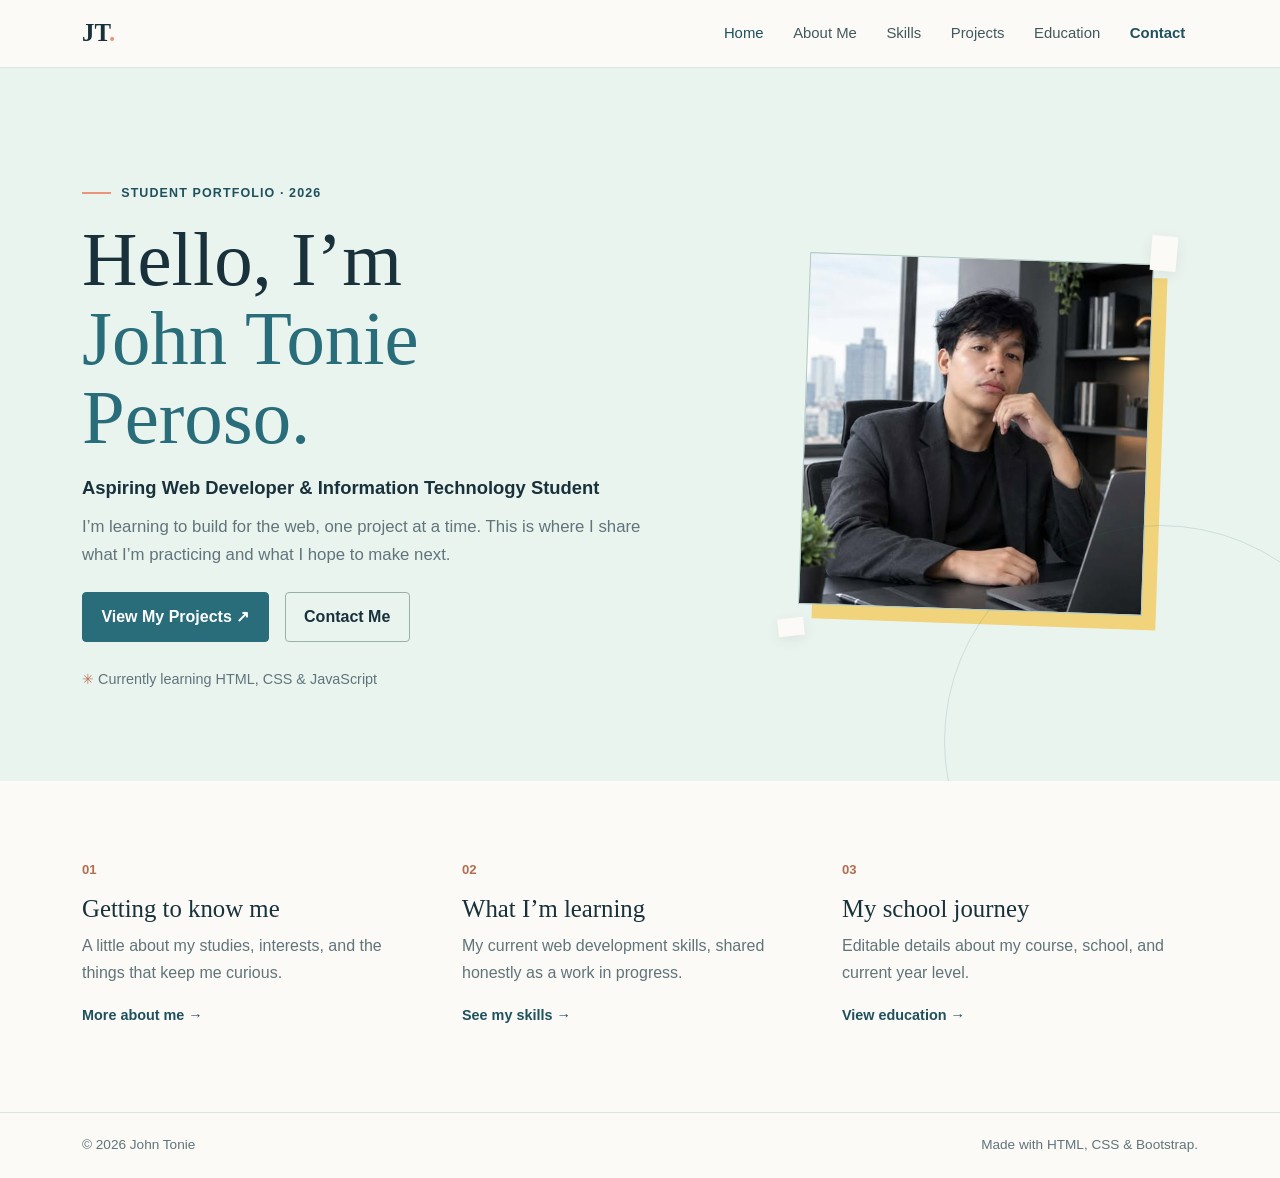
<file: index.html>
<!doctype html>
<html lang="en">
<head>
	<meta charset="utf-8">
	<meta name="viewport" content="width=device-width, initial-scale=1">
	<meta name="description" content="John Tonie's student portfolio: learning, skills, projects, and contact details.">
	<title>John Tonie | Student Portfolio</title>
	<link href="https://cdn.jsdelivr.net/npm/bootstrap@5.3.3/dist/css/bootstrap.min.css" rel="stylesheet">
	<link rel="stylesheet" href="assets/styles/style.css">
	<link rel="stylesheet" href="assets/styles/home.css">
</head>
<body>
	<nav class="navbar navbar-expand-lg site-nav sticky-top" aria-label="Main navigation">
		<div class="container">
			<a class="navbar-brand" href="index.html">JT<span class="brand-dot">.</span></a>
			<button class="navbar-toggler" type="button" data-bs-toggle="collapse" data-bs-target="#mainNav" aria-controls="mainNav" aria-expanded="false" aria-label="Toggle navigation">
				<span class="navbar-toggler-icon"></span>
			</button>
			<div class="collapse navbar-collapse" id="mainNav">
				<ul class="navbar-nav ms-auto align-items-lg-center gap-lg-1">
					<li class="nav-item"><a class="nav-link active" aria-current="page" href="index.html">Home</a></li>
					<li class="nav-item"><a class="nav-link" href="pages/about.html">About Me</a></li>
					<li class="nav-item"><a class="nav-link" href="pages/skills.html">Skills</a></li>
					<li class="nav-item"><a class="nav-link" href="pages/projects.html">Projects</a></li>
					<li class="nav-item"><a class="nav-link" href="pages/education.html">Education</a></li>
					<li class="nav-item"><a class="nav-link nav-contact" href="pages/contact.html">Contact</a></li>
				</ul>
			</div>
		</div>
	</nav>

	<main>
		<section class="home-hero" aria-labelledby="home-title">
			<div class="container">
				<div class="row align-items-center g-5">
					<div class="col-lg-7 order-2 order-lg-1">
						<p class="eyebrow"><span class="eyebrow-mark"></span> Student portfolio · 2026</p>
						<h1 id="home-title">Hello, I’m <span>John Tonie Peroso.</span></h1>
						<p class="hero-role">Aspiring Web Developer &amp; Information Technology Student</p>
						<p class="hero-copy">I’m learning to build for the web, one project at a time. This is where I share what I’m practicing and what I hope to make next.</p>
						<div class="d-flex flex-wrap gap-3 mt-4">
							<a class="btn btn-primary-custom" href="pages/projects.html">View My Projects <span aria-hidden="true">↗</span></a>
							<a class="btn btn-outline-custom" href="pages/contact.html">Contact Me</a>
						</div>
						<p class="hero-note"><span aria-hidden="true">✳</span> Currently learning HTML, CSS &amp; JavaScript</p>
					</div>
					<div class="col-lg-5 order-1 order-lg-2">
						<div class="profile-art">
							<div class="profile-frame">
								<img class="profile-photo" src="assets/images/johntonie.jpg" alt="John Tonie Peroso">
							</div>
							<span class="art-sticker sticker-top"><br></span>
							<span class="art-sticker sticker-bottom"></span>
							<span class="art-scribble" aria-hidden="true"></span>
						</div>
					</div>
				</div>
			</div>
		</section>

		<section class="home-details section-space" aria-label="Portfolio overview">
			<div class="container">
				<div class="row g-4">
					<div class="col-md-4">
						<a class="overview-link" href="pages/about.html">
							<span class="overview-number">01</span><h2>Getting to know me</h2>
							<p>A little about my studies, interests, and the things that keep me curious.</p>
							<span class="text-link">More about me <span aria-hidden="true">→</span></span>
						</a>
					</div>
					<div class="col-md-4">
						<a class="overview-link" href="pages/skills.html">
							<span class="overview-number">02</span><h2>What I’m learning</h2>
							<p>My current web development skills, shared honestly as a work in progress.</p>
							<span class="text-link">See my skills <span aria-hidden="true">→</span></span>
						</a>
					</div>
					<div class="col-md-4">
						<a class="overview-link" href="pages/education.html">
							<span class="overview-number">03</span><h2>My school journey</h2>
							<p>Editable details about my course, school, and current year level.</p>
							<span class="text-link">View education <span aria-hidden="true">→</span></span>
						</a>
					</div>
				</div>
			</div>
		</section>
	</main>

	<footer class="site-footer">
		<div class="container d-flex flex-column flex-sm-row justify-content-between gap-2">
			<span>© 2026 John Tonie</span><span>Made with HTML, CSS &amp; Bootstrap.</span>
		</div>
	</footer>
	<script src="https://cdn.jsdelivr.net/npm/bootstrap@5.3.3/dist/js/bootstrap.bundle.min.js"></script>
</body>
</html>
</file>
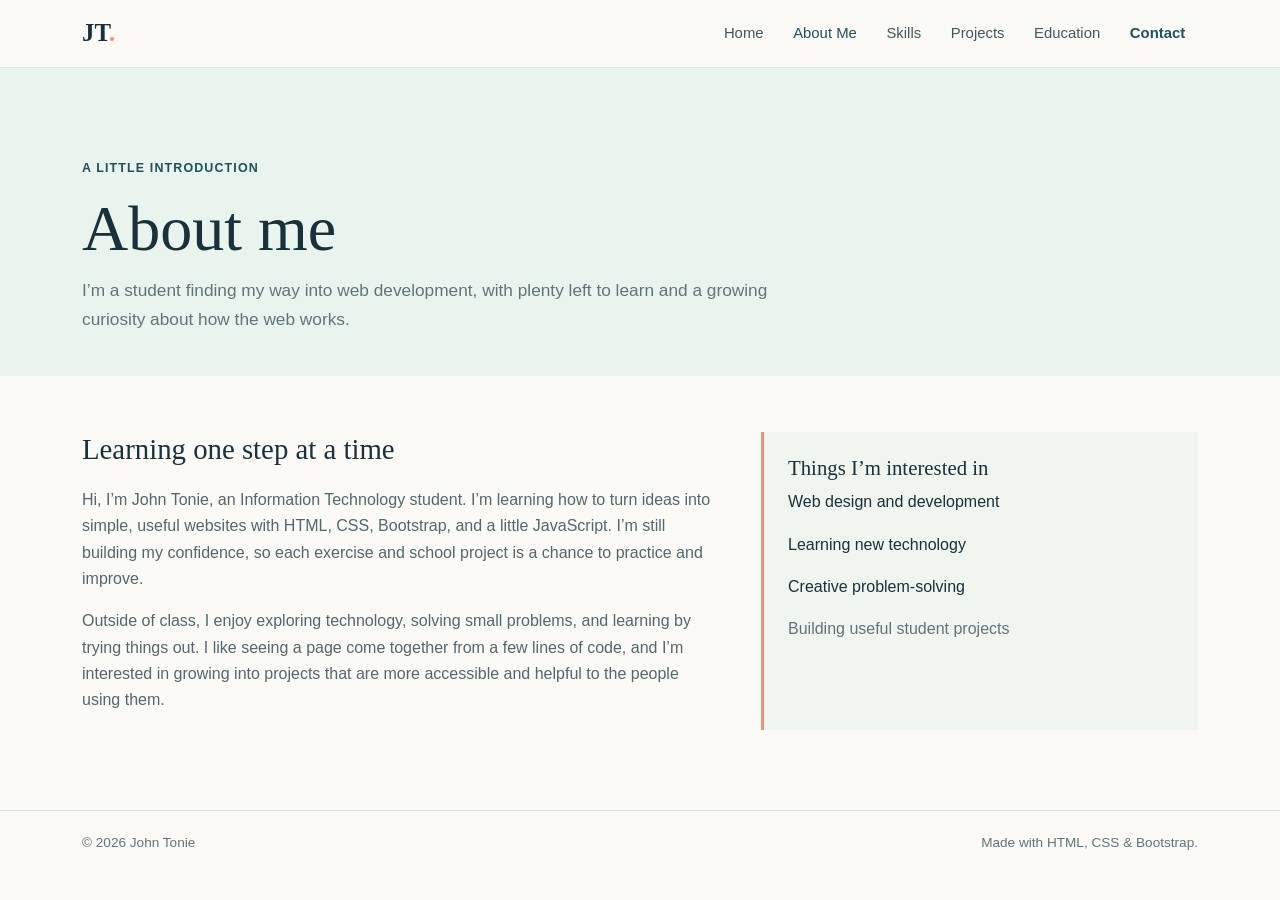
<file: pages/about.html>
<!doctype html>
<html lang="en">
<head>
  <meta charset="utf-8">
  <meta name="viewport" content="width=device-width, initial-scale=1">
  <meta name="description" content="Learn more about John Tonie, an Information Technology student learning web development.">
  <title>About Me | John Tonie</title>
  <link href="https://cdn.jsdelivr.net/npm/bootstrap@5.3.3/dist/css/bootstrap.min.css" rel="stylesheet">
  <link rel="stylesheet" href="../assets/styles/style.css">
  <link rel="stylesheet" href="../assets/styles/about.css">
</head>
<body>
  <nav class="navbar navbar-expand-lg site-nav sticky-top" aria-label="Main navigation">
    <div class="container">
      <a class="navbar-brand" href="../index.html">JT<span class="brand-dot">.</span></a>
      <button class="navbar-toggler" type="button" data-bs-toggle="collapse" data-bs-target="#mainNav" aria-controls="mainNav" aria-expanded="false" aria-label="Toggle navigation"><span class="navbar-toggler-icon"></span></button>
      <div class="collapse navbar-collapse" id="mainNav"><ul class="navbar-nav ms-auto align-items-lg-center gap-lg-1">
        <li class="nav-item"><a class="nav-link" href="../index.html">Home</a></li><li class="nav-item"><a class="nav-link active" aria-current="page" href="about.html">About Me</a></li><li class="nav-item"><a class="nav-link" href="skills.html">Skills</a></li><li class="nav-item"><a class="nav-link" href="projects.html">Projects</a></li><li class="nav-item"><a class="nav-link" href="education.html">Education</a></li><li class="nav-item"><a class="nav-link nav-contact" href="contact.html">Contact</a></li>
      </ul></div>
    </div>
  </nav>
  <main>
    <header class="page-hero"><div class="container"><p class="page-kicker">A little introduction</p><h1 class="page-title">About me</h1><p class="page-intro">I’m a student finding my way into web development, with plenty left to learn and a growing curiosity about how the web works.</p></div></header>
    <section class="content-section"><div class="container"><div class="row g-5">
      <div class="col-lg-7"><h2 class="section-heading">Learning one step at a time</h2><p class="body-copy">Hi, I’m John Tonie, an Information Technology student. I’m learning how to turn ideas into simple, useful websites with HTML, CSS, Bootstrap, and a little JavaScript. I’m still building my confidence, so each exercise and school project is a chance to practice and improve.</p><p class="body-copy">Outside of class, I enjoy exploring technology, solving small problems, and learning by trying things out. I like seeing a page come together from a few lines of code, and I’m interested in growing into projects that are more accessible and helpful to the people using them.</p></div>
      <aside class="col-lg-5"><div class="soft-panel"><h2>Things I’m interested in</h2><p>Web design and development</p><p>Learning new technology</p><p>Creative problem-solving</p><p>Building useful student projects</p></div></aside>
    </div></div></section>
  </main>
  <footer class="site-footer"><div class="container d-flex flex-column flex-sm-row justify-content-between gap-2"><span>© 2026 John Tonie</span><span>Made with HTML, CSS &amp; Bootstrap.</span></div></footer>
  <script src="https://cdn.jsdelivr.net/npm/bootstrap@5.3.3/dist/js/bootstrap.bundle.min.js"></script>
</body>
</html>
</file>
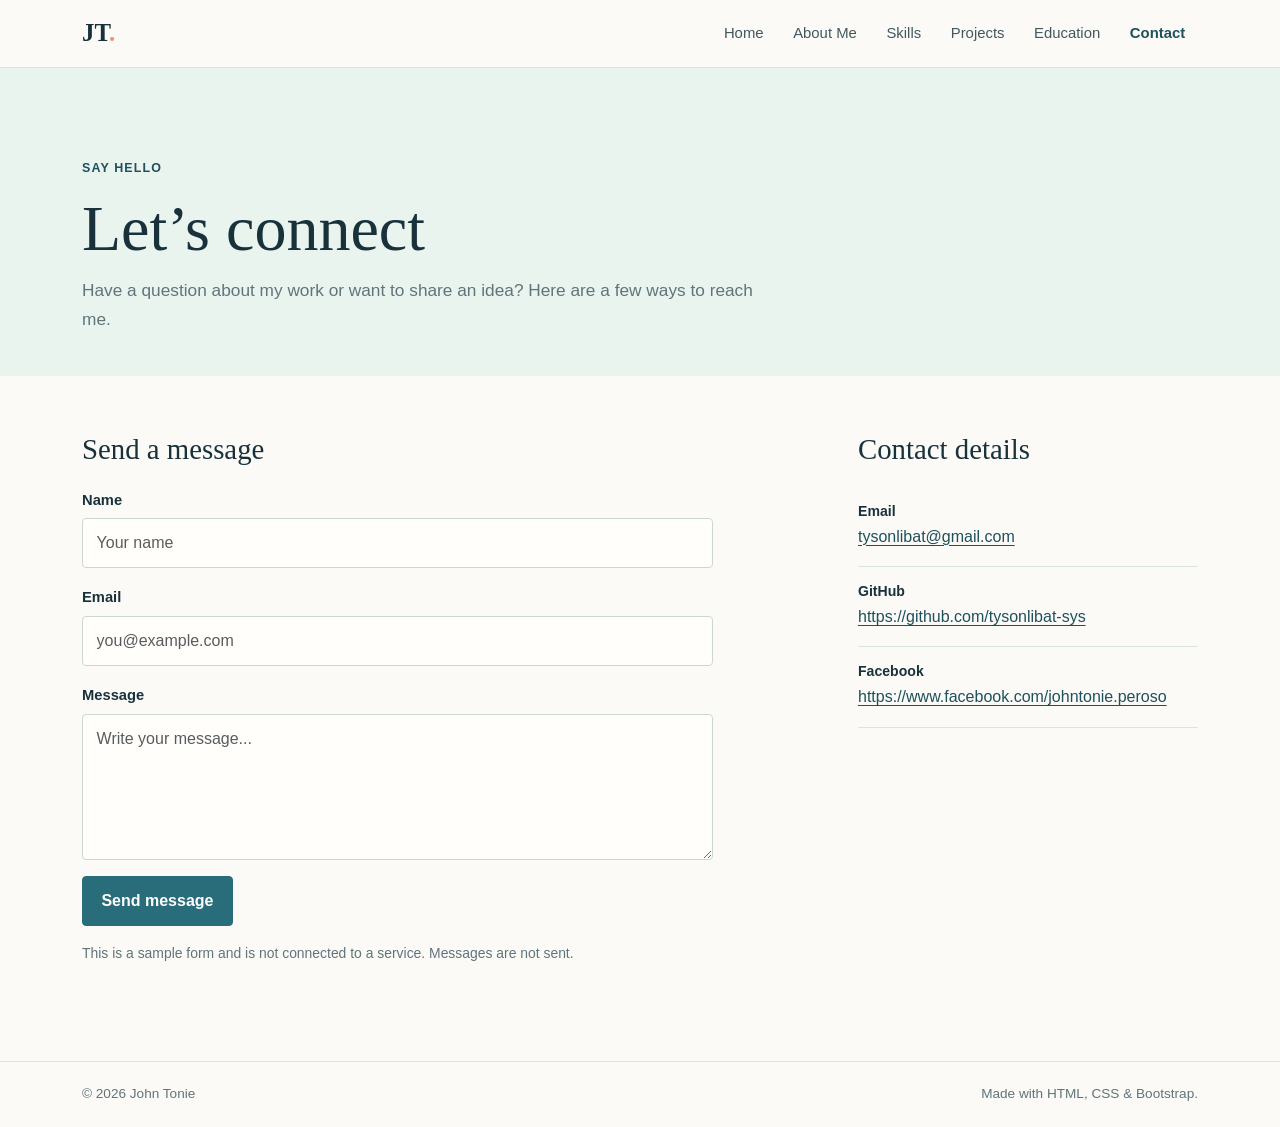
<file: pages/contact.html>
<!doctype html>
<html lang="en">
<head>
  <meta charset="utf-8">
  <meta name="viewport" content="width=device-width, initial-scale=1">
  <meta name="description" content="Contact details for John Tonie, Information Technology student.">
  <title>Contact | John Tonie</title>
  <link href="https://cdn.jsdelivr.net/npm/bootstrap@5.3.3/dist/css/bootstrap.min.css" rel="stylesheet">
  <link rel="stylesheet" href="../assets/styles/style.css">
  <link rel="stylesheet" href="../assets/styles/contact.css">
</head>
<body>
  <nav class="navbar navbar-expand-lg site-nav sticky-top" aria-label="Main navigation"><div class="container">
    <a class="navbar-brand" href="../index.html">JT<span class="brand-dot">.</span></a><button class="navbar-toggler" type="button" data-bs-toggle="collapse" data-bs-target="#mainNav" aria-controls="mainNav" aria-expanded="false" aria-label="Toggle navigation"><span class="navbar-toggler-icon"></span></button>
    <div class="collapse navbar-collapse" id="mainNav"><ul class="navbar-nav ms-auto align-items-lg-center gap-lg-1"><li class="nav-item"><a class="nav-link" href="../index.html">Home</a></li><li class="nav-item"><a class="nav-link" href="about.html">About Me</a></li><li class="nav-item"><a class="nav-link" href="skills.html">Skills</a></li><li class="nav-item"><a class="nav-link" href="projects.html">Projects</a></li><li class="nav-item"><a class="nav-link" href="education.html">Education</a></li><li class="nav-item"><a class="nav-link nav-contact active" aria-current="page" href="contact.html">Contact</a></li></ul></div>
  </div></nav>
  <main>
    <header class="page-hero"><div class="container"><p class="page-kicker">Say hello</p><h1 class="page-title">Let’s connect</h1><p class="page-intro">Have a question about my work or want to share an idea? Here are a few ways to reach me.</p></div></header>
    <section class="content-section"><div class="container"><div class="row g-5">
      <div class="col-lg-7"><h2 class="section-heading">Send a message</h2><form class="contact-form" aria-describedby="form-note">
        <div class="mb-3"><label for="contact-name" class="form-label">Name</label><input class="form-control" id="contact-name" name="name" type="text" placeholder="Your name" autocomplete="name"></div>
        <div class="mb-3"><label for="contact-email" class="form-label">Email</label><input class="form-control" id="contact-email" name="email" type="email" placeholder="you@example.com" autocomplete="email"></div>
        <div class="mb-3"><label for="contact-message" class="form-label">Message</label><textarea class="form-control" id="contact-message" name="message" rows="5" placeholder="Write your message..."></textarea></div>
        <button class="btn btn-primary-custom" type="button">Send message</button>
        <p class="form-note mt-3" id="form-note">This is a sample form and is not connected to a service. Messages are not sent.</p>
      </form></div>
      <aside class="col-lg-4 offset-lg-1"><h2 class="section-heading">Contact details</h2>
        <div class="contact-detail"><h2>Email</h2><a href="mailto:john.tonie@example.com">tysonlibat@gmail.com</a></div>
        <div class="contact-detail"><h2>GitHub</h2><a href="https://github.com/your-username">https://github.com/tysonlibat-sys</a></div>
        <div class="contact-detail"><h2>Facebook</h2><a href="https://www.facebook.com/your-profile">https://www.facebook.com/johntonie.peroso</a></div>
      </aside>
    </div></div></section>
  </main>
  <footer class="site-footer"><div class="container d-flex flex-column flex-sm-row justify-content-between gap-2"><span>© 2026 John Tonie</span><span>Made with HTML, CSS &amp; Bootstrap.</span></div></footer>
  <script src="https://cdn.jsdelivr.net/npm/bootstrap@5.3.3/dist/js/bootstrap.bundle.min.js"></script>
</body>
</html>
</file>
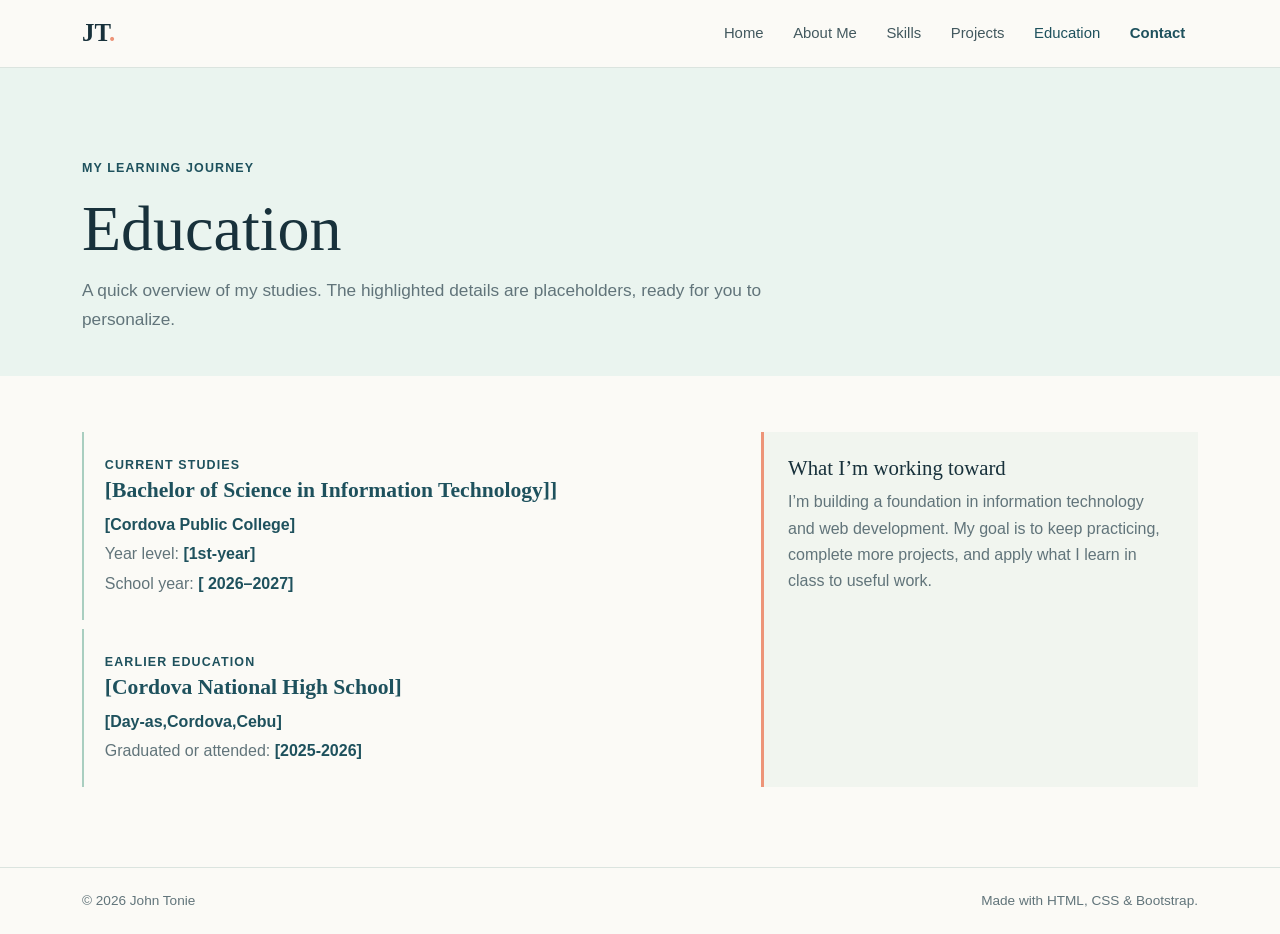
<file: pages/education.html>
<!doctype html>
<html lang="en">
<head>
  <meta charset="utf-8">
  <meta name="viewport" content="width=device-width, initial-scale=1">
  <meta name="description" content="Editable education details for John Tonie's student portfolio.">
  <title>Education | John Tonie</title>
  <link href="https://cdn.jsdelivr.net/npm/bootstrap@5.3.3/dist/css/bootstrap.min.css" rel="stylesheet">
  <link rel="stylesheet" href="../assets/styles/style.css">
  <link rel="stylesheet" href="../assets/styles/education.css">
</head>
<body>
  <nav class="navbar navbar-expand-lg site-nav sticky-top" aria-label="Main navigation"><div class="container">
    <a class="navbar-brand" href="../index.html">JT<span class="brand-dot">.</span></a><button class="navbar-toggler" type="button" data-bs-toggle="collapse" data-bs-target="#mainNav" aria-controls="mainNav" aria-expanded="false" aria-label="Toggle navigation"><span class="navbar-toggler-icon"></span></button>
    <div class="collapse navbar-collapse" id="mainNav"><ul class="navbar-nav ms-auto align-items-lg-center gap-lg-1"><li class="nav-item"><a class="nav-link" href="../index.html">Home</a></li><li class="nav-item"><a class="nav-link" href="about.html">About Me</a></li><li class="nav-item"><a class="nav-link" href="skills.html">Skills</a></li><li class="nav-item"><a class="nav-link" href="projects.html">Projects</a></li><li class="nav-item"><a class="nav-link active" aria-current="page" href="education.html">Education</a></li><li class="nav-item"><a class="nav-link nav-contact" href="contact.html">Contact</a></li></ul></div>
  </div></nav>
  <main>
    <header class="page-hero"><div class="container"><p class="page-kicker">My learning journey</p><h1 class="page-title">Education</h1><p class="page-intro">A quick overview of my studies. The highlighted details are placeholders, ready for you to personalize.</p></div></header>
    <section class="content-section"><div class="container"><div class="row g-5">
      <div class="col-lg-7">
        <article class="education-item"><span class="page-kicker">Current studies</span><h2><span class="placeholder-value">[Bachelor of Science in Information Technology]]</span></h2><p><span class="placeholder-value">[Cordova Public College]</span></p><p>Year level: <span class="placeholder-value">[1st-year]</span></p><p>School year: <span class="placeholder-value">[ 2026–2027]</span></p></article>
        <article class="education-item"><span class="page-kicker">Earlier education</span><h2><span class="placeholder-value">[Cordova National High School]</span></h2><p><span class="placeholder-value">[Day-as,Cordova,Cebu]</span></p><p>Graduated or attended: <span class="placeholder-value">[2025-2026]</span></p></article>
      </div>
      <aside class="col-lg-5"><div class="soft-panel"><h2>What I’m working toward</h2><p>I’m building a foundation in information technology and web development. My goal is to keep practicing, complete more projects, and apply what I learn in class to useful work.</p></div></aside>
    </div></div></section>
  </main>
  <footer class="site-footer"><div class="container d-flex flex-column flex-sm-row justify-content-between gap-2"><span>© 2026 John Tonie</span><span>Made with HTML, CSS &amp; Bootstrap.</span></div></footer>
  <script src="https://cdn.jsdelivr.net/npm/bootstrap@5.3.3/dist/js/bootstrap.bundle.min.js"></script>
</body>
</html>
</file>
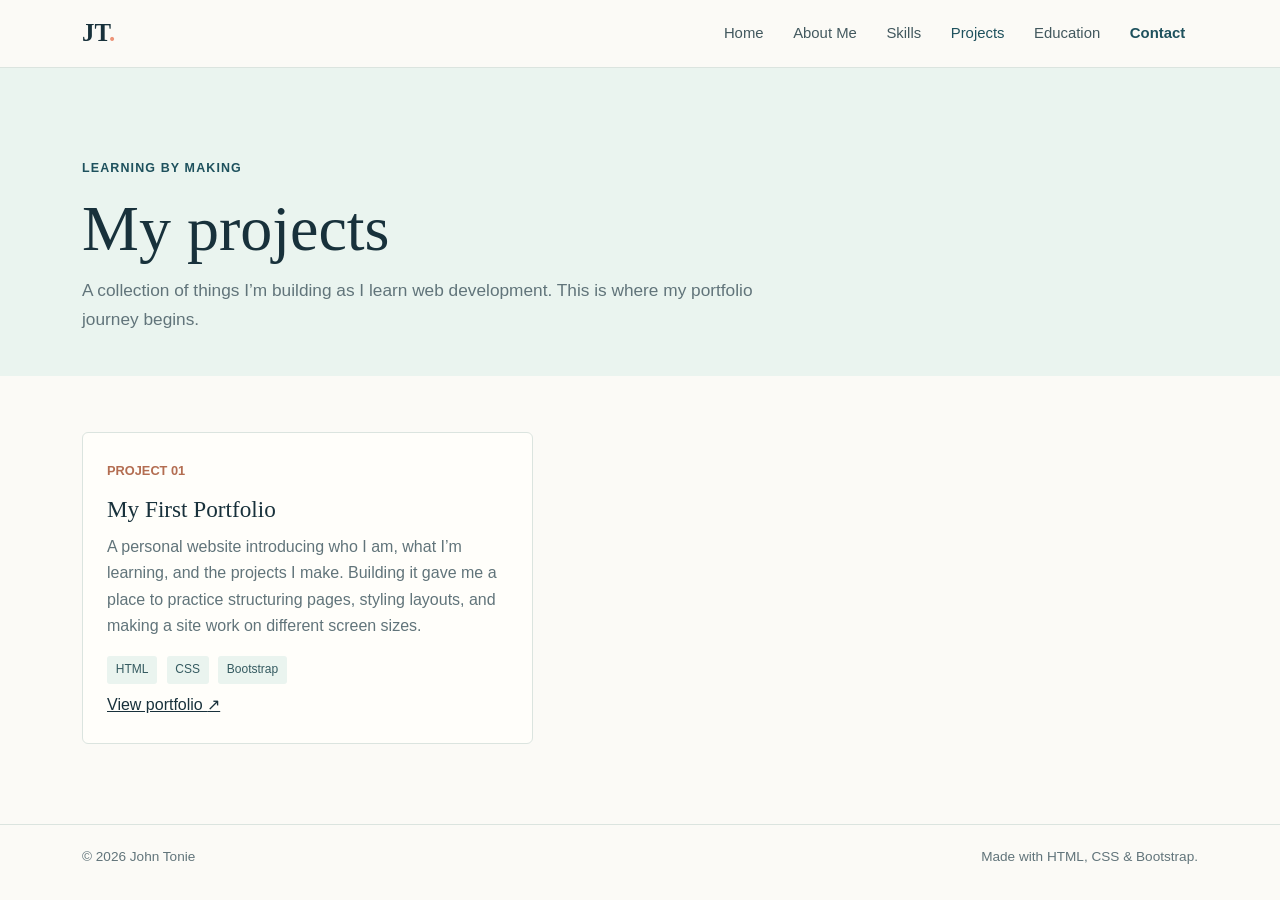
<file: pages/projects.html>
<!doctype html>
<html lang="en">
<head>
	<meta charset="utf-8">
	<meta name="viewport" content="width=device-width, initial-scale=1">
	<meta name="description" content="Projects by John Tonie, including his first personal portfolio website.">
	<title>Projects | John Tonie</title>
	<link href="https://cdn.jsdelivr.net/npm/bootstrap@5.3.3/dist/css/bootstrap.min.css" rel="stylesheet">
	<link rel="stylesheet" href="../assets/styles/style.css">
	<link rel="stylesheet" href="../assets/styles/projects.css">
</head>
<body>
	<nav class="navbar navbar-expand-lg site-nav sticky-top" aria-label="Main navigation">
		<div class="container">
			<a class="navbar-brand" href="../index.html">JT<span class="brand-dot">.</span></a>
			<button class="navbar-toggler" type="button" data-bs-toggle="collapse" data-bs-target="#mainNav" aria-controls="mainNav" aria-expanded="false" aria-label="Toggle navigation">
				<span class="navbar-toggler-icon"></span>
			</button>
			<div class="collapse navbar-collapse" id="mainNav">
				<ul class="navbar-nav ms-auto align-items-lg-center gap-lg-1">
					<li class="nav-item"><a class="nav-link" href="../index.html">Home</a></li>
					<li class="nav-item"><a class="nav-link" href="about.html">About Me</a></li>
					<li class="nav-item"><a class="nav-link" href="skills.html">Skills</a></li>
					<li class="nav-item"><a class="nav-link active" aria-current="page" href="projects.html">Projects</a></li>
					<li class="nav-item"><a class="nav-link" href="education.html">Education</a></li>
					<li class="nav-item"><a class="nav-link nav-contact" href="contact.html">Contact</a></li>
				</ul>
			</div>
		</div>
	</nav>

	<main>
		<header class="page-hero">
			<div class="container">
				<p class="page-kicker">Learning by making</p>
				<h1 class="page-title">My projects</h1>
				<p class="page-intro">A collection of things I’m building as I learn web development. This is where my portfolio journey begins.</p>
			</div>
		</header>
		<section class="content-section" aria-label="Project list">
			<div class="container">
				<div class="row g-4">
					<div class="col-md-6 col-lg-5">
						<article class="project-card">
							<span class="project-number">PROJECT 01</span>
							<h2>My First Portfolio</h2>
							<p>A personal website introducing who I am, what I’m learning, and the projects I make. Building it gave me a place to practice structuring pages, styling layouts, and making a site work on different screen sizes.</p>
							<div aria-label="Technologies used">
								<span class="project-tag">HTML</span>
								<span class="project-tag">CSS</span>
								<span class="project-tag">Bootstrap</span>
							</div>
							<a class="text-link" href="https://johntonie-portfolio.vercel.app/">View portfolio <span aria-hidden="true">↗</span></a>
						</article>
					</div>
				</div>
			</div>
		</section>
	</main>

	<footer class="site-footer">
		<div class="container d-flex flex-column flex-sm-row justify-content-between gap-2">
			<span>© 2026 John Tonie</span><span>Made with HTML, CSS &amp; Bootstrap.</span>
		</div>
	</footer>
	<script src="https://cdn.jsdelivr.net/npm/bootstrap@5.3.3/dist/js/bootstrap.bundle.min.js"></script>
</body>
</html>
</file>
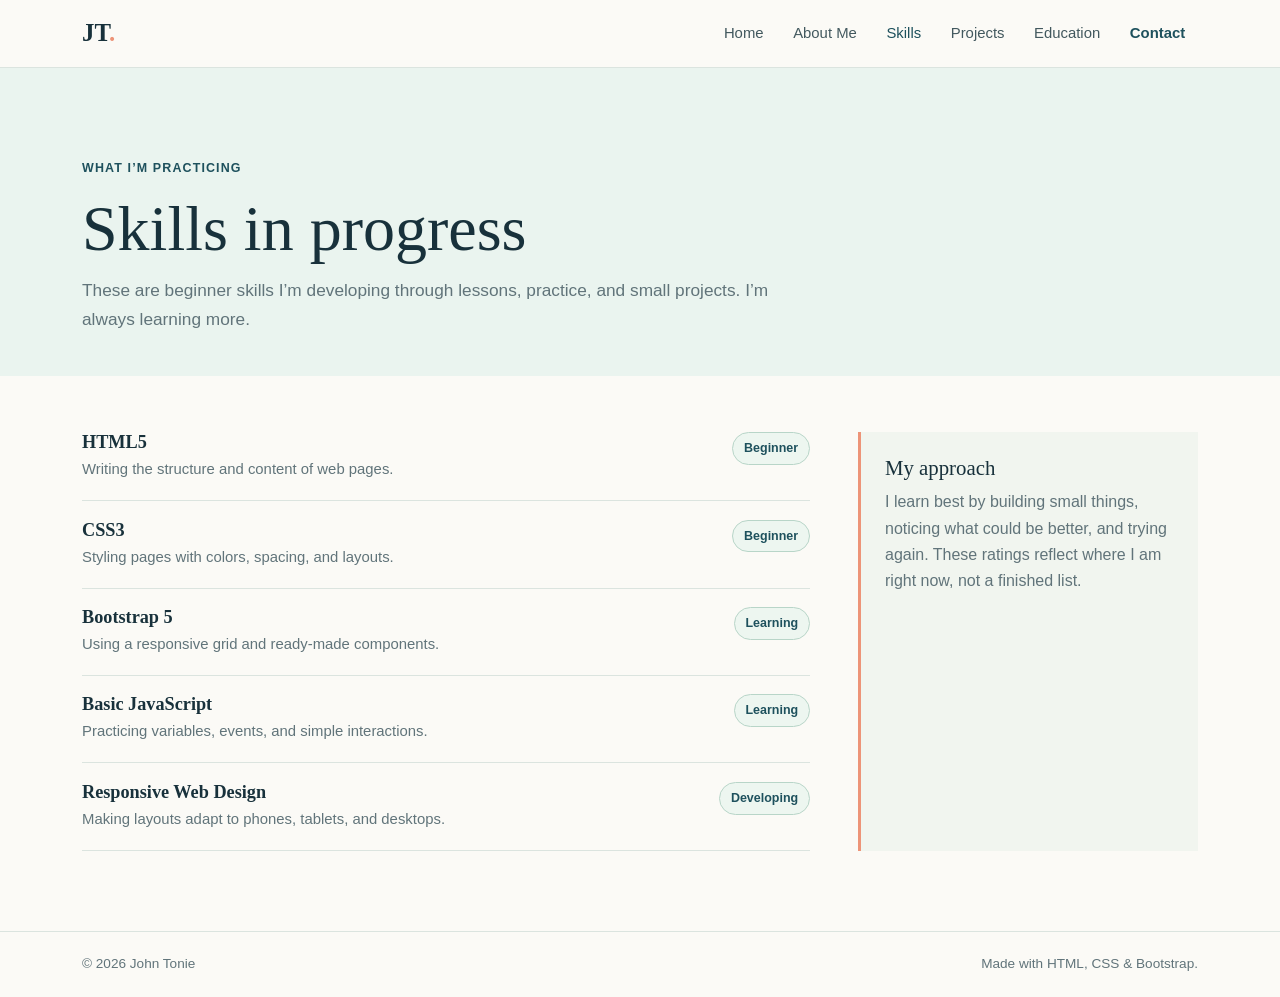
<file: pages/skills.html>
<!doctype html>
<html lang="en">
<head>
  <meta charset="utf-8">
  <meta name="viewport" content="width=device-width, initial-scale=1">
  <meta name="description" content="John Tonie's developing web development skills.">
  <title>Skills | John Tonie</title>
  <link href="https://cdn.jsdelivr.net/npm/bootstrap@5.3.3/dist/css/bootstrap.min.css" rel="stylesheet">
  <link rel="stylesheet" href="../assets/styles/style.css">
  <link rel="stylesheet" href="../assets/styles/skills.css">
</head>
<body>
  <nav class="navbar navbar-expand-lg site-nav sticky-top" aria-label="Main navigation"><div class="container">
    <a class="navbar-brand" href="../index.html">JT<span class="brand-dot">.</span></a><button class="navbar-toggler" type="button" data-bs-toggle="collapse" data-bs-target="#mainNav" aria-controls="mainNav" aria-expanded="false" aria-label="Toggle navigation"><span class="navbar-toggler-icon"></span></button>
    <div class="collapse navbar-collapse" id="mainNav"><ul class="navbar-nav ms-auto align-items-lg-center gap-lg-1"><li class="nav-item"><a class="nav-link" href="../index.html">Home</a></li><li class="nav-item"><a class="nav-link" href="about.html">About Me</a></li><li class="nav-item"><a class="nav-link active" aria-current="page" href="skills.html">Skills</a></li><li class="nav-item"><a class="nav-link" href="projects.html">Projects</a></li><li class="nav-item"><a class="nav-link" href="education.html">Education</a></li><li class="nav-item"><a class="nav-link nav-contact" href="contact.html">Contact</a></li></ul></div>
  </div></nav>
  <main>
    <header class="page-hero"><div class="container"><p class="page-kicker">What I’m practicing</p><h1 class="page-title">Skills in progress</h1><p class="page-intro">These are beginner skills I’m developing through lessons, practice, and small projects. I’m always learning more.</p></div></header>
    <section class="content-section"><div class="container"><div class="row g-5">
      <div class="col-lg-8">
        <div class="skill-row d-flex justify-content-between align-items-start gap-3"><div><h2 class="skill-name">HTML5</h2><p class="skill-note">Writing the structure and content of web pages.</p></div><span class="skill-level">Beginner</span></div>
        <div class="skill-row d-flex justify-content-between align-items-start gap-3"><div><h2 class="skill-name">CSS3</h2><p class="skill-note">Styling pages with colors, spacing, and layouts.</p></div><span class="skill-level">Beginner</span></div>
        <div class="skill-row d-flex justify-content-between align-items-start gap-3"><div><h2 class="skill-name">Bootstrap 5</h2><p class="skill-note">Using a responsive grid and ready-made components.</p></div><span class="skill-level">Learning</span></div>
        <div class="skill-row d-flex justify-content-between align-items-start gap-3"><div><h2 class="skill-name">Basic JavaScript</h2><p class="skill-note">Practicing variables, events, and simple interactions.</p></div><span class="skill-level">Learning</span></div>
        <div class="skill-row d-flex justify-content-between align-items-start gap-3"><div><h2 class="skill-name">Responsive Web Design</h2><p class="skill-note">Making layouts adapt to phones, tablets, and desktops.</p></div><span class="skill-level">Developing</span></div>
      </div>
      <aside class="col-lg-4"><div class="soft-panel"><h2>My approach</h2><p>I learn best by building small things, noticing what could be better, and trying again. These ratings reflect where I am right now, not a finished list.</p></div></aside>
    </div></div></section>
  </main>
  <footer class="site-footer"><div class="container d-flex flex-column flex-sm-row justify-content-between gap-2"><span>© 2026 John Tonie</span><span>Made with HTML, CSS &amp; Bootstrap.</span></div></footer>
  <script src="https://cdn.jsdelivr.net/npm/bootstrap@5.3.3/dist/js/bootstrap.bundle.min.js"></script>
</body>
</html>
</file>
<file: assets/styles/style.css>
:root {
	--ink: #18313b;
	--muted: #61747a;
	--blue: #286d79;
	--blue-deep: #1e515d;
	--mint: #c9e8dc;
	--paper: #fbfaf6;
	--line: #dbe4df;
	--coral: #ed9478;
	--yellow: #f1d37b;
}

html { scroll-behavior: smooth; }

body {
	color: var(--ink);
	background: var(--paper);
	font-family: "Trebuchet MS", "Segoe UI", sans-serif;
	line-height: 1.65;
}

a { color: inherit; }

.site-nav {
	background: rgba(251, 250, 246, .96);
	border-bottom: 1px solid var(--line);
	backdrop-filter: blur(10px);
}

.navbar-brand {
	color: var(--ink);
	font-family: Georgia, "Times New Roman", serif;
	font-size: 1.55rem;
	font-weight: 700;
}

.navbar-brand:hover { color: var(--blue); }
.brand-dot { color: var(--coral); }
.navbar-nav .nav-link { color: #42585e; font-size: .93rem; padding: .65rem .8rem !important; }
.navbar-nav .nav-link:hover, .navbar-nav .nav-link.active { color: var(--blue-deep); }
.navbar-nav .nav-contact { color: var(--blue-deep); font-weight: 700; }
.navbar-toggler { border-color: var(--line); }
.navbar-toggler:focus { box-shadow: 0 0 0 .2rem rgba(40, 109, 121, .18); }

.eyebrow, .page-kicker {
	color: var(--blue-deep);
	font-size: .78rem;
	font-weight: 700;
	letter-spacing: .09em;
	text-transform: uppercase;
}

.eyebrow { display: flex; align-items: center; gap: .65rem; }
.eyebrow-mark { width: 1.8rem; height: 2px; background: var(--coral); }

h1, h2, h3, .page-title {
	font-family: Georgia, "Times New Roman", serif;
	letter-spacing: 0;
}

.btn { border-radius: 4px; padding: .75rem 1.15rem; font-weight: 700; }
.btn-primary-custom { color: #fff; background: var(--blue); border: 1px solid var(--blue); }
.btn-primary-custom:hover { color: #fff; background: var(--blue-deep); border-color: var(--blue-deep); transform: translateY(-2px); }
.btn-outline-custom { color: var(--ink); border: 1px solid #9caeaa; }
.btn-outline-custom:hover { color: var(--blue-deep); border-color: var(--blue); background: #fff; }

.page-hero { padding: clamp(3.4rem, 7vw, 5.7rem) 0 2.7rem; background: #eaf4ef; }
.page-title { max-width: 17ch; margin: .35rem 0 .8rem; font-size: clamp(2.6rem, 5vw, 4rem); line-height: 1.08; }
.page-intro { max-width: 43rem; margin: 0; color: var(--muted); font-size: 1.08rem; }
.content-section { padding: 3.5rem 0 5rem; }
.section-heading { margin: 0 0 1.25rem; font-size: 1.8rem; }
.soft-panel { height: 100%; padding: 1.5rem; border-left: 3px solid var(--coral); background: #f1f5ef; }
.soft-panel h2, .soft-panel h3 { font-size: 1.3rem; }
.soft-panel p:last-child { margin-bottom: 0; color: var(--muted); }
.site-footer { padding: 1.35rem 0; border-top: 1px solid var(--line); color: var(--muted); background: var(--paper); font-size: .85rem; }

@media (max-width: 991.98px) {
	.navbar-nav { align-items: stretch !important; padding: .7rem 0 .4rem; }
	.navbar-nav .nav-link { padding: .55rem 0 !important; }
}

@media (max-width: 575.98px) {
	.content-section { padding: 2.5rem 0 3.5rem; }
	.content-section .row { --bs-gutter-x: 1.5rem; }
}

@media (prefers-reduced-motion: reduce) {
	html { scroll-behavior: auto; }
	*, *::before, *::after { transition-duration: .01ms !important; }
}
</file>
<file: assets/styles/home.css>
.home-hero {
	position: relative;
	overflow: hidden;
	padding: clamp(4.5rem, 9vw, 8rem) 0 clamp(4rem, 7vw, 6.5rem);
	background: #eaf4ef;
}

.home-hero::after {
	position: absolute;
	right: -6rem;
	bottom: -11rem;
	width: 27rem;
	height: 27rem;
	border: 1px solid rgba(40, 109, 121, .16);
	border-radius: 50%;
	content: "";
	pointer-events: none;
}

.home-hero h1 {
	max-width: 12ch;
	margin: .7rem 0 1rem;
	font-size: clamp(3rem, 6vw, 5.4rem);
	line-height: 1.03;
}

.home-hero h1 span { color: var(--blue); }
.hero-role { margin-bottom: .6rem; font-size: 1.15rem; font-weight: 700; }
.hero-copy { max-width: 37rem; color: var(--muted); font-size: 1.05rem; }
.hero-note { margin: 1.6rem 0 0; color: var(--muted); font-size: .9rem; }
.hero-note span { color: #bf765c; }

.profile-art { position: relative; width: min(100%, 24rem); margin: auto; padding: 1.4rem 1.5rem 1.8rem 1rem; }
.profile-frame {
	position: relative;
	overflow: hidden;
	display: flex;
	min-height: 22rem;
	flex-direction: column;
	align-items: center;
	justify-content: center;
	gap: .6rem;
	border: 1px solid rgba(24, 49, 59, .17);
	background: #d3e8df;
	box-shadow: 14px 14px 0 var(--yellow);
	transform: rotate(2deg);
}
.profile-photo { position: absolute; inset: 0; width: 100%; height: 100%; object-fit: cover; object-position: center; }
.profile-initials { color: var(--blue-deep); font-family: Georgia, "Times New Roman", serif; font-size: 7rem; line-height: 1; }
.profile-caption { color: #56716f; font-size: .67rem; font-weight: 700; letter-spacing: .12em; }
.art-sticker { position: absolute; z-index: 1; padding: .55rem .8rem; background: var(--paper); box-shadow: 0 4px 14px rgba(24, 49, 59, .08); font-family: Georgia, "Times New Roman", serif; font-size: .9rem; line-height: 1.2; }
.sticker-top { top: 0; right: -.3rem; color: var(--blue-deep); transform: rotate(5deg); }
.sticker-bottom { bottom: .2rem; left: -.6rem; color: #8d583f; transform: rotate(-6deg); }
.art-scribble { position: absolute; right: -.8rem; bottom: 2rem; color: var(--coral); font-size: 2.2rem; }

.section-space { padding: 4.2rem 0; }
.home-details { position: relative; z-index: 1; background: var(--paper); }
.overview-link { display: block; height: 100%; padding: .5rem 1.2rem 1rem 0; text-decoration: none; }
.overview-number { color: #b36d51; font-size: .82rem; font-weight: 700; }
.overview-link h2 { margin: .7rem 0 .6rem; font-size: 1.55rem; }
.overview-link p { max-width: 22rem; color: var(--muted); }
.text-link { color: var(--blue-deep); font-size: .9rem; font-weight: 700; }
.overview-link:hover .text-link { text-decoration: underline; text-underline-offset: 4px; }

@media (max-width: 575.98px) {
	.home-hero { padding-top: 3.3rem; }
	.profile-art { max-width: 19rem; }
	.profile-frame { min-height: 17rem; }
	.profile-initials { font-size: 5.8rem; }
	.section-space { padding: 3rem 0; }
	.overview-link { padding-right: 0; }
}
</file>
<file: assets/styles/about.css>
.body-copy { max-width: 48rem; color: #53676c; }
</file>
<file: assets/styles/contact.css>
.contact-form label { margin-bottom: .4rem; font-size: .92rem; font-weight: 700; }
.contact-form .form-control { border-color: #cbd8d2; border-radius: 4px; padding: .75rem .85rem; background: #fffefa; }
.contact-form .form-control:focus { border-color: var(--blue); box-shadow: 0 0 0 .2rem rgba(40, 109, 121, .14); }
.form-note { color: var(--muted); font-size: .87rem; }
.contact-detail { padding: 1rem 0; border-bottom: 1px solid var(--line); }
.contact-detail h2 { margin-bottom: .25rem; font-family: "Trebuchet MS", "Segoe UI", sans-serif; font-size: .88rem; font-weight: 700; }
.contact-detail a { color: var(--blue-deep); overflow-wrap: anywhere; text-decoration-thickness: 1px; text-underline-offset: 3px; }
</file>
<file: assets/styles/education.css>
.education-item { padding: 1.2rem 0 1.2rem 1.3rem; border-left: 2px solid #a9cec0; }
.education-item + .education-item { margin-top: .6rem; }
.education-item h2 { font-size: 1.35rem; }
.education-item p { margin-bottom: .2rem; color: var(--muted); }
.placeholder-value { color: var(--blue-deep); font-weight: 700; }
</file>
<file: assets/styles/projects.css>
.project-card { height: 100%; padding: 1.5rem; border: 1px solid var(--line); border-radius: 6px; background: #fffefa; transition: transform .2s ease, box-shadow .2s ease; }
.project-card:hover { box-shadow: 0 10px 24px rgba(24, 49, 59, .08); transform: translateY(-3px); }
.project-number { color: #b36d51; font-size: .8rem; font-weight: 700; }
.project-card h2 { margin: .8rem 0 .6rem; font-size: 1.45rem; }
.project-card p { color: var(--muted); }
.project-tag { display: inline-block; margin: 0 .3rem .5rem 0; padding: .25rem .55rem; border-radius: 3px; color: #345a60; background: #eaf4ef; font-size: .75rem; }
.sample-label { display: inline-block; padding: .25rem .5rem; color: #795334; background: #f8edca; font-size: .72rem; font-weight: 700; }
</file>
<file: assets/styles/skills.css>
.skill-row { padding: 1.15rem 0; border-bottom: 1px solid var(--line); }
.skill-row:first-child { padding-top: 0; }
.skill-name { margin: 0; font-size: 1.14rem; font-weight: 700; }
.skill-note { margin: .2rem 0 0; color: var(--muted); font-size: .93rem; }
.skill-level { display: inline-block; padding: .32rem .68rem; border: 1px solid #b8d5c8; border-radius: 99px; color: var(--blue-deep); background: #edf6f0; font-size: .78rem; font-weight: 700; white-space: nowrap; }
</file>
